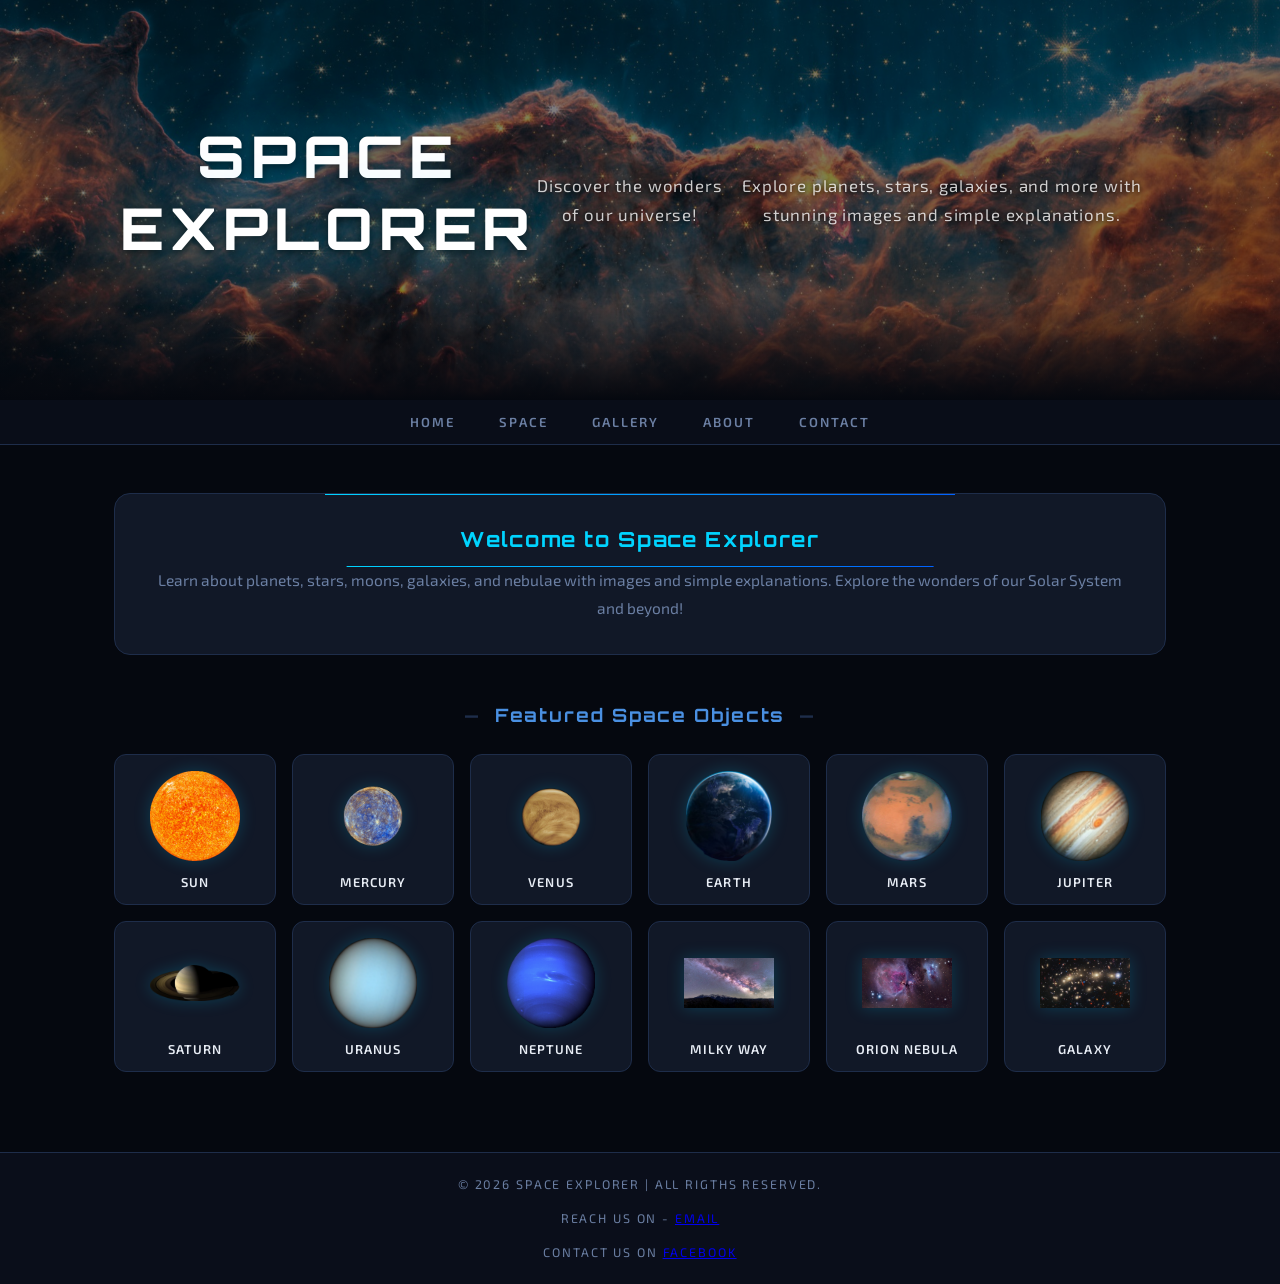
<file: index.html>
<!DOCTYPE html>
<html lang="en">
<head>
<meta charset="UTF-8">
<meta name="viewport" content="width=device-width, initial-scale=1.0">
<title>Space Explorer - Home</title>
<link rel="stylesheet" href="index.css">
</head>
<body>

  <div class="header" style="
    background-image: url('carinanebula3.jpg');
    background-size: cover;
    background-position: center;
    color: white;
    padding: 120px;
    background-color: rgba(0,0,0,0.5);
    background-blend-mode: darken; ">
    <h1 class="text" style="text-align: center;">Space Explorer</h1>
    <p class="text" style="text-align: center;">Discover the wonders of our universe!</p>
    <p class="text" style="text-align: center;">Explore planets, stars, galaxies, and more with stunning images and simple explanations.</p>
  </div>

<nav>
  <a href="index.html">Home</a>
  <a href="space.html">Space</a>
  <a href="gallery.html">Gallery</a>
  <a href="about.html">About</a>
  <a href="contact.html">Contact</a>
</nav>

<div class="content">
  <div class="panel">
    <h2>Welcome to Space Explorer</h2>
    <p class="panel">Learn about planets, stars, moons, galaxies, and nebulae with images and simple explanations. Explore the wonders of our Solar System and beyond!</p>
  </div>

  <h2 style="text-align:center; color:#4a90e2;">Featured Space Objects</h2>
  <div class="featured">
    <div class="card">
      <img src="sun-hd-png--1920.png" alt="Sun">
      <h3>Sun</h3>
    </div>
    <div class="card">
      <img src="mercury.png" alt="Mercury">
      <h3>Mercury</h3>
    </div>
    <div class="card">
      <img src="venus.png" alt="Venus">
      <h3>Venus</h3>
    </div>
    <div class="card">
      <img src="istockphoto-1457206081-612x612.png" alt="Earth">
      <h3>Earth</h3>
    </div>
    <div class="card">
      <img src="mars.png" alt="Mars">
      <h3>Mars</h3>
    </div>
    <div class="card">
      <img src="jupiter.png" alt="Jupiter">
      <h3>Jupiter</h3>
    </div>
    <div class="card">
      <img src="saturn.png" alt="Saturn">
      <h3>Saturn</h3>
    </div>
    <div class="card">
      <img src="uranus.png" alt="Uranus">
      <h3>Uranus</h3>
    </div>
    <div class="card">
      <img src="neptune.png" alt="Neptune">
      <h3>Neptune</h3>
    </div>
    <div class="card">
      <img src="milky-way.jpg" alt="Milky Way">
      <h3>Milky Way</h3>
    </div>
    <div class="card">
      <img src="645445.jpg" alt="Orion Nebula">
      <h3>Orion Nebula</h3>
    </div>
    <div class="card">
      <img src="VGtvK7hSsQRNvgvKAkLVgf.jpg" alt="Galaxy">
      <h3>Galaxy</h3>
    </div>
  </div>
</div>

<footer>
  <p>© 2026 Space Explorer | All Rigths Reserved.</p><br>
  <p>Reach Us on - 
  <a href="mailto:strivinggroup1@gmail.com">Email</a></p><br>
  <p>Contact Us on
  <a href="contact.html">Facebook</a></p>
</footer>
</body>
</html>
</file>
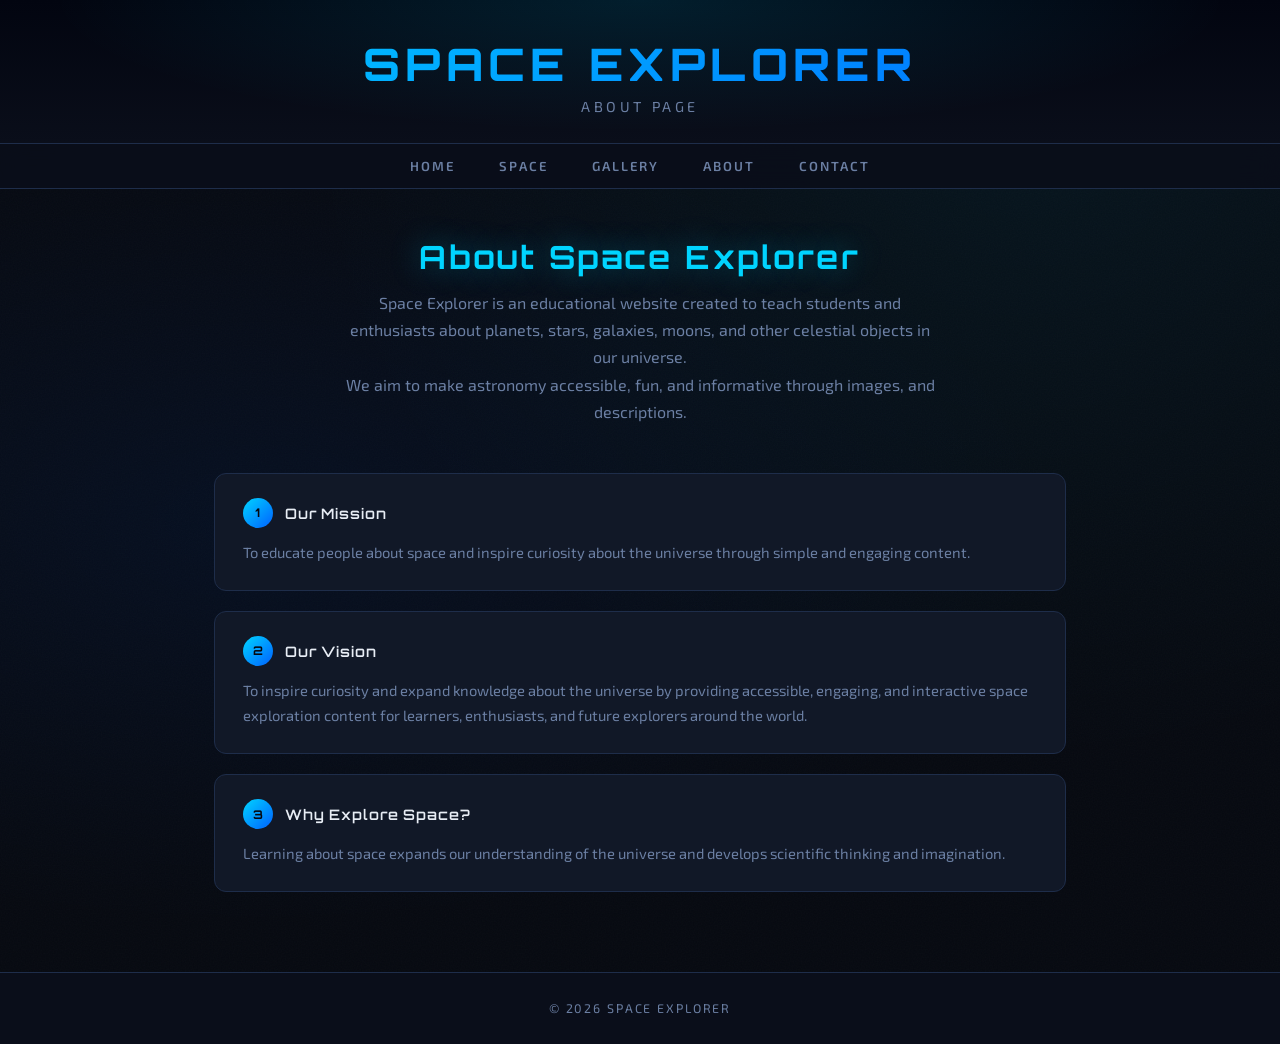
<file: about.html>
<!DOCTYPE html>
<html lang="en">
<head>
<meta charset="UTF-8">
<meta name="viewport" content="width=device-width, initial-scale=1.0">
<title>Space Explorer - About</title>

<link rel="stylesheet" href="style.css">
</head>

<body>

<header>
  <div class="header-content">
    <div class="logo">Space Explorer</div>
    <div class="tagline">About Page</div>
  </div>
</header>

<nav>
  <ul>
    <li><a href="index.html">Home</a></li>
    <li><a href="space.html">Space</a></li>
    <li><a href="gallery.html">Gallery</a></li>
    <li><a href="about.html">About</a></li>
    <li><a href="contact.html">Contact</a></li>
  </ul>
</nav>

<main>

  <div class="main-content">
    <h1>About Space Explorer</h1>
    <p>
      Space Explorer is an educational website created to teach students and enthusiasts about planets, stars, galaxies, moons, and other celestial objects in our universe.
    </p>
    <p>
      We aim to make astronomy accessible, fun, and informative through images, and descriptions.
    </p>
  </div>

  <div class="features">
    
    <div class="feature">
      <div class="feature-title">
        <div class="feature-icon">1</div>
        Our Mission
      </div>
      <div class="feature-description">
        To educate people about space and inspire curiosity about the universe through simple and engaging content.
      </div>
    </div>
    
    <div class="feature">
      <div class="feature-title">
        <div class="feature-icon">2</div>
        Our Vision
      </div>
      <div class="feature-description">
       To inspire curiosity and expand knowledge about the universe by providing accessible, engaging, and interactive space exploration content for learners, enthusiasts, and future explorers around the world.
      </div>
    </div>

    <div class="feature">
      <div class="feature-title">
        <div class="feature-icon">3</div>
        Why Explore Space?
      </div>
      <div class="feature-description">
        Learning about space expands our understanding of the universe and develops scientific thinking and imagination.
      </div>
    </div>

  </div>

</main>

<footer>
  <div class="footer-content">
    <div class="footer-divider">
      <div class="copyright">© 2026 Space Explorer</div>
    </div>
  </div>
</footer>

</body>
</html>
</file>
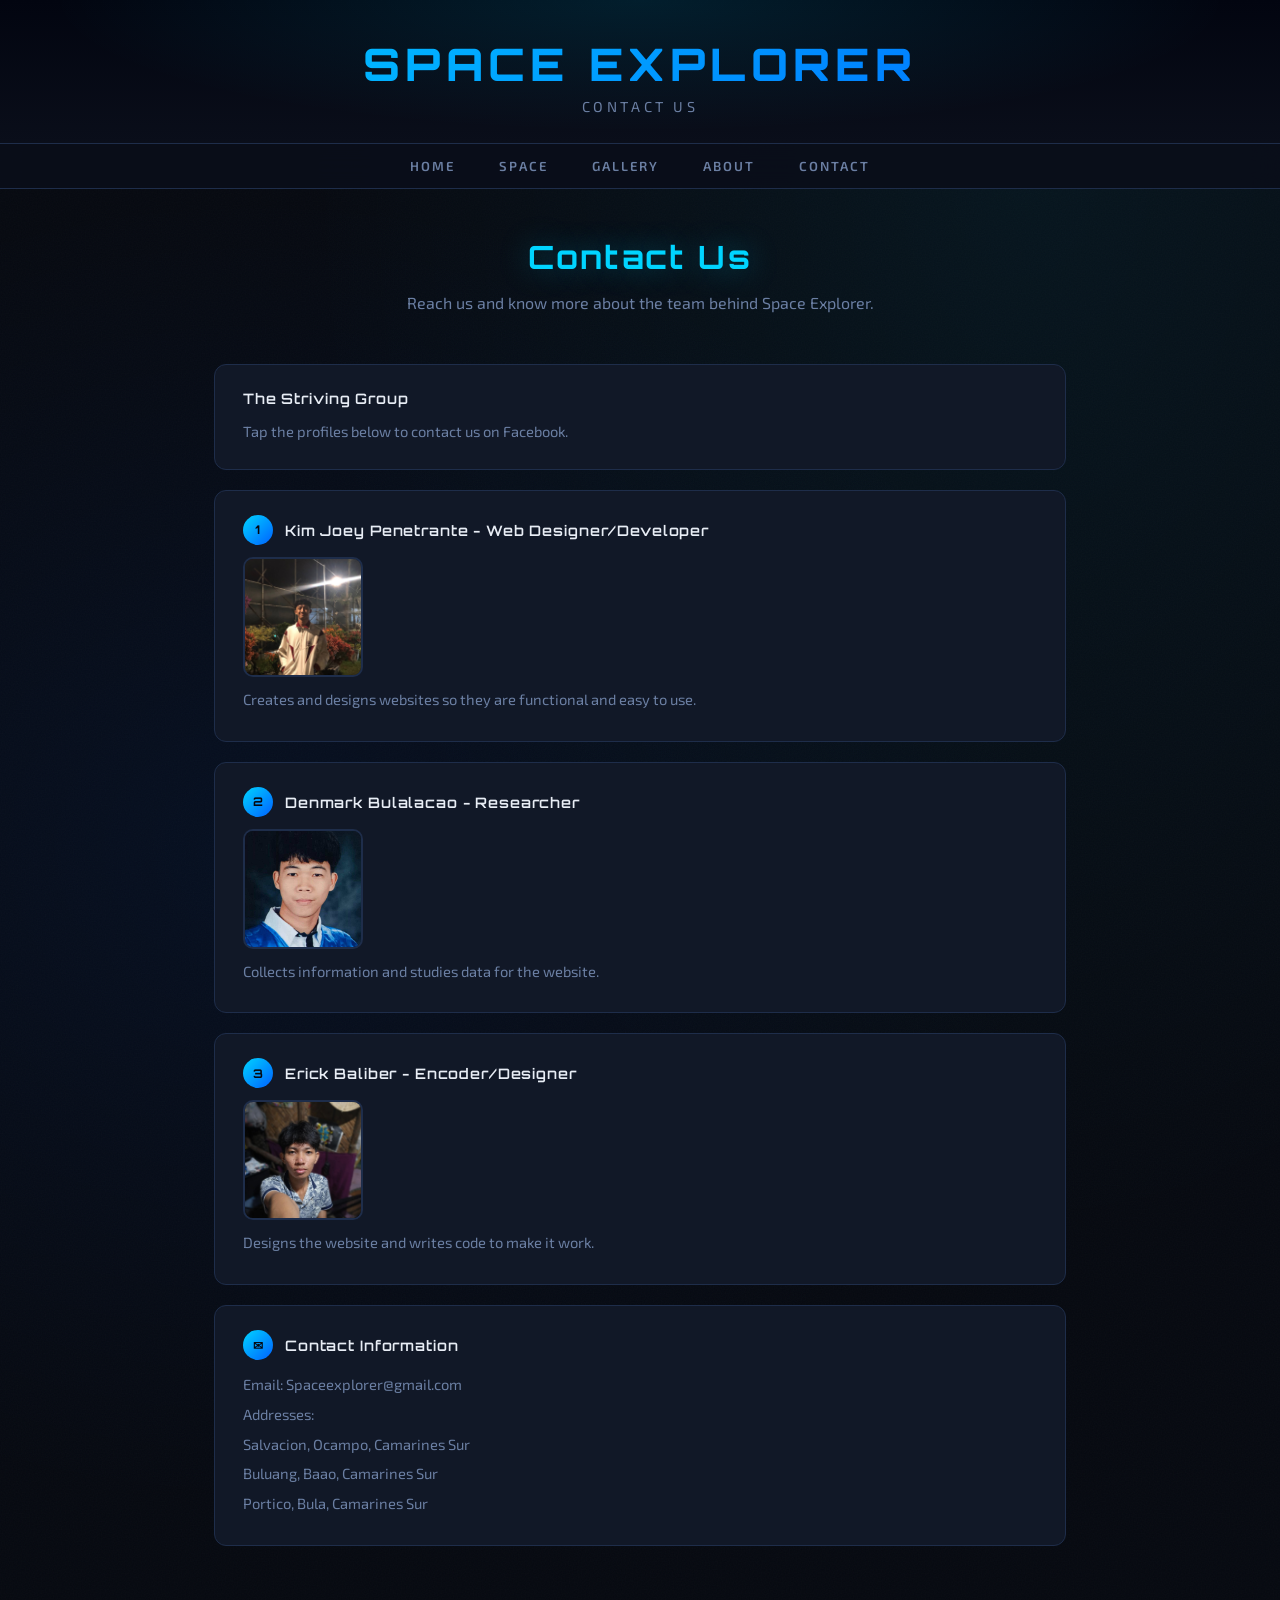
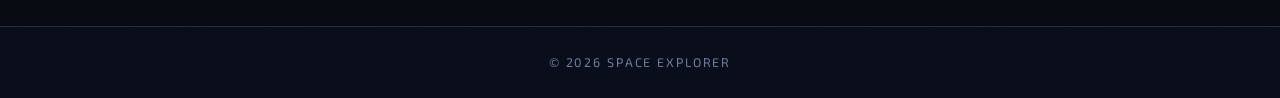
<file: contact.html>
<!DOCTYPE html>
<html lang="en">
<head>
<meta charset="UTF-8">
<meta name="viewport" content="width=device-width, initial-scale=1.0">
<title>Space Explorer - Contact</title>
<link rel="stylesheet" href="style.css">
</head>

<body>

<header>
  <div class="header-content">
    <div class="logo">Space Explorer</div>
    <div class="tagline">Contact Us</div>
  </div>
</header>

<nav>
  <ul>
    <li><a href="index.html">Home</a></li>
    <li><a href="space.html">Space</a></li>
    <li><a href="gallery.html">Gallery</a></li>
    <li><a href="about.html">About</a></li>
    <li><a href="contact.html">Contact</a></li>
  </ul>
</nav>

<main>

  <div class="main-content">
    <h1>Contact Us</h1>
    <p>Reach us and know more about the team behind Space Explorer.</p>
  </div>

  <div class="features">

    <div class="feature">
      <div class="feature-title">
           The Striving Group
      </div>
      <div class="feature-description">
        Tap the profiles below to contact us on Facebook.
      </div>
    </div>


    <div class="feature">
      <div class="feature-title">
        <div class="feature-icon">1</div>
        Kim Joey Penetrante - Web Designer/Developer
      </div>
      <div class="feature-description">
        <a href="https://www.facebook.com/kem.jowi.17" target="_blank">
          <img src="IMG_20260216_210520_665.jpg" width="120" style="border-radius:10px;">
        </a>
        <p>Creates and designs websites so they are functional and easy to use.</p>
      </div>
    </div>


    <div class="feature">
      <div class="feature-title">
        <div class="feature-icon">2</div>
        Denmark Bulalacao - Researcher
      </div>
      <div class="feature-description">
        <a href="https://www.facebook.com/mark.gregorios" target="_blank">
          <img src="received_1301540161828523.jpeg" width="120" style="border-radius:10px;">
        </a>
        <p>Collects information and studies data for the website.</p>
      </div>
    </div>

 
    <div class="feature">
      <div class="feature-title">
        <div class="feature-icon">3</div>
        Erick Baliber - Encoder/Designer
      </div>
      <div class="feature-description">
        <a href="https://www.facebook.com/BaliberErick" target="_blank">
          <img src="erick.jpeg" width="120" style="border-radius:10px;">
        </a>
        <p>Designs the website and writes code to make it work.</p>
      </div>
    </div>


    <div class="feature">
      <div class="feature-title">
        <div class="feature-icon">✉</div>
        Contact Information
      </div>
      <div class="feature-description">
        <p>Email: Spaceexplorer@gmail.com</p>
        <p>Addresses:</p>
        <p>Salvacion, Ocampo, Camarines Sur</p>
        <p>Buluang, Baao, Camarines Sur</p>
        <p>Portico, Bula, Camarines Sur</p>
      </div>
    </div>

  </div>

</main>

<footer>
  <div class="footer-content">
    <div class="footer-divider">
      <div class="copyright">© 2026 Space Explorer</div>
    </div>
  </div>
</footer>

</body>
</html>
</file>
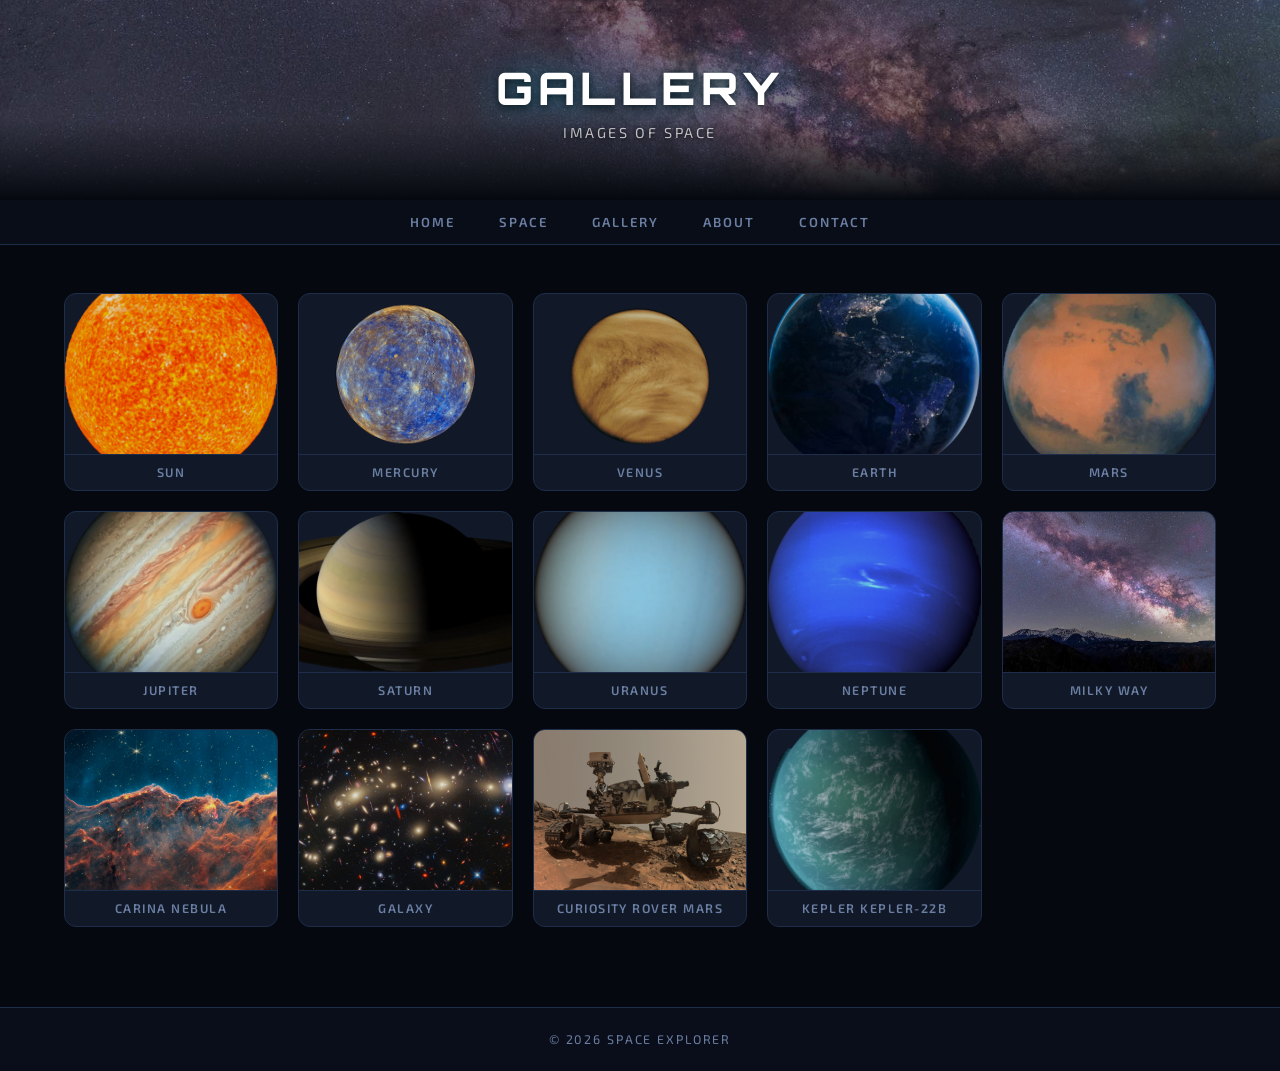
<file: gallery.html>
<!DOCTYPE html>
<html lang="en">
<head>
<meta charset="UTF-8">
<meta name="viewport" content="width=device-width, initial-scale=1.0">
<title>Space Explorer - Gallery</title>
<link rel="stylesheet" href="gallery.css">
</head>
<body>

<div class="header" style="
    background-image: url('milky-way.jpg');
    background-size: cover;
    background-position: center;
    color: white;
    padding: 20px;
    background-color: rgba(0,0,0,0.5);
    background-blend-mode: darken; ">
    <h1 class="text" style="text-align: center;">Gallery</h1>
    <p class="text" style="text-align: center;">Images of Space</p>
  </div>

<nav>
  <a href="index.html">Home</a>
  <a href="space.html">Space</a>
  <a href="gallery.html">Gallery</a>
  <a href="about.html">About</a>
  <a href="contact.html">Contact</a>
</nav>

<div class="content">
  <div class="gallery">
    <div class="card">
      <img src="sun-hd-png--1920.png" alt="Sun">
      <p>Sun</p>
    </div>
    <div class="card">
      <img src="mercury.png" alt="Mercury">
      <p>Mercury</p>
    </div>
    <div class="card">
      <img src="venus.png" alt="Venus">
      <p>Venus</p>
    </div>
    <div class="card">
      <img src="istockphoto-1457206081-612x612.png" alt="Earth">
      <p>Earth</p>
    </div>
    <div class="card">
      <img src="mars.png" alt="Mars">
      <p>Mars</p>
    </div>
    <div class="card">
      <img src="jupiter.png" alt="Jupiter">
      <p>Jupiter</p>
    </div>
    <div class="card">
      <img src="saturn.png" alt="Saturn">
      <p>Saturn</p>
    </div>
    <div class="card">
      <img src="uranus.png" alt="Uranus">
      <p>Uranus</p>
    </div>
    <div class="card">
      <img src="neptune.png" alt="Neptune">
      <p>Neptune</p>
    </div>
    <div class="card">
      <img src="milky-way.jpg" alt="Milky Way">
      <p>Milky Way</p>
    </div>
    <div class="card">
      <img src="carinanebula3.jpg" alt="carinanebula3">
      <p>Carina Nebula</p>
    </div>
    <div class="card">
      <img src="VGtvK7hSsQRNvgvKAkLVgf.jpg" alt="Galaxy">
      <p>Galaxy</p>
    </div>
    <div class="card">
      <img src="6037_msl_banner.jpg" alt="6037_msl_banner">
      <p>Curiosity Rover Mars</p>
    </div>
    <div class="card">
      <img src="Kepler22b_risajord.png" alt="Kepler22b_risajord">
      <p>Kepler Kepler-22b</p>
    </div>
  </div>
</div>

<footer>
  <p>© 2026 Space Explorer</p>
</footer>

</body>
</html>
</file>
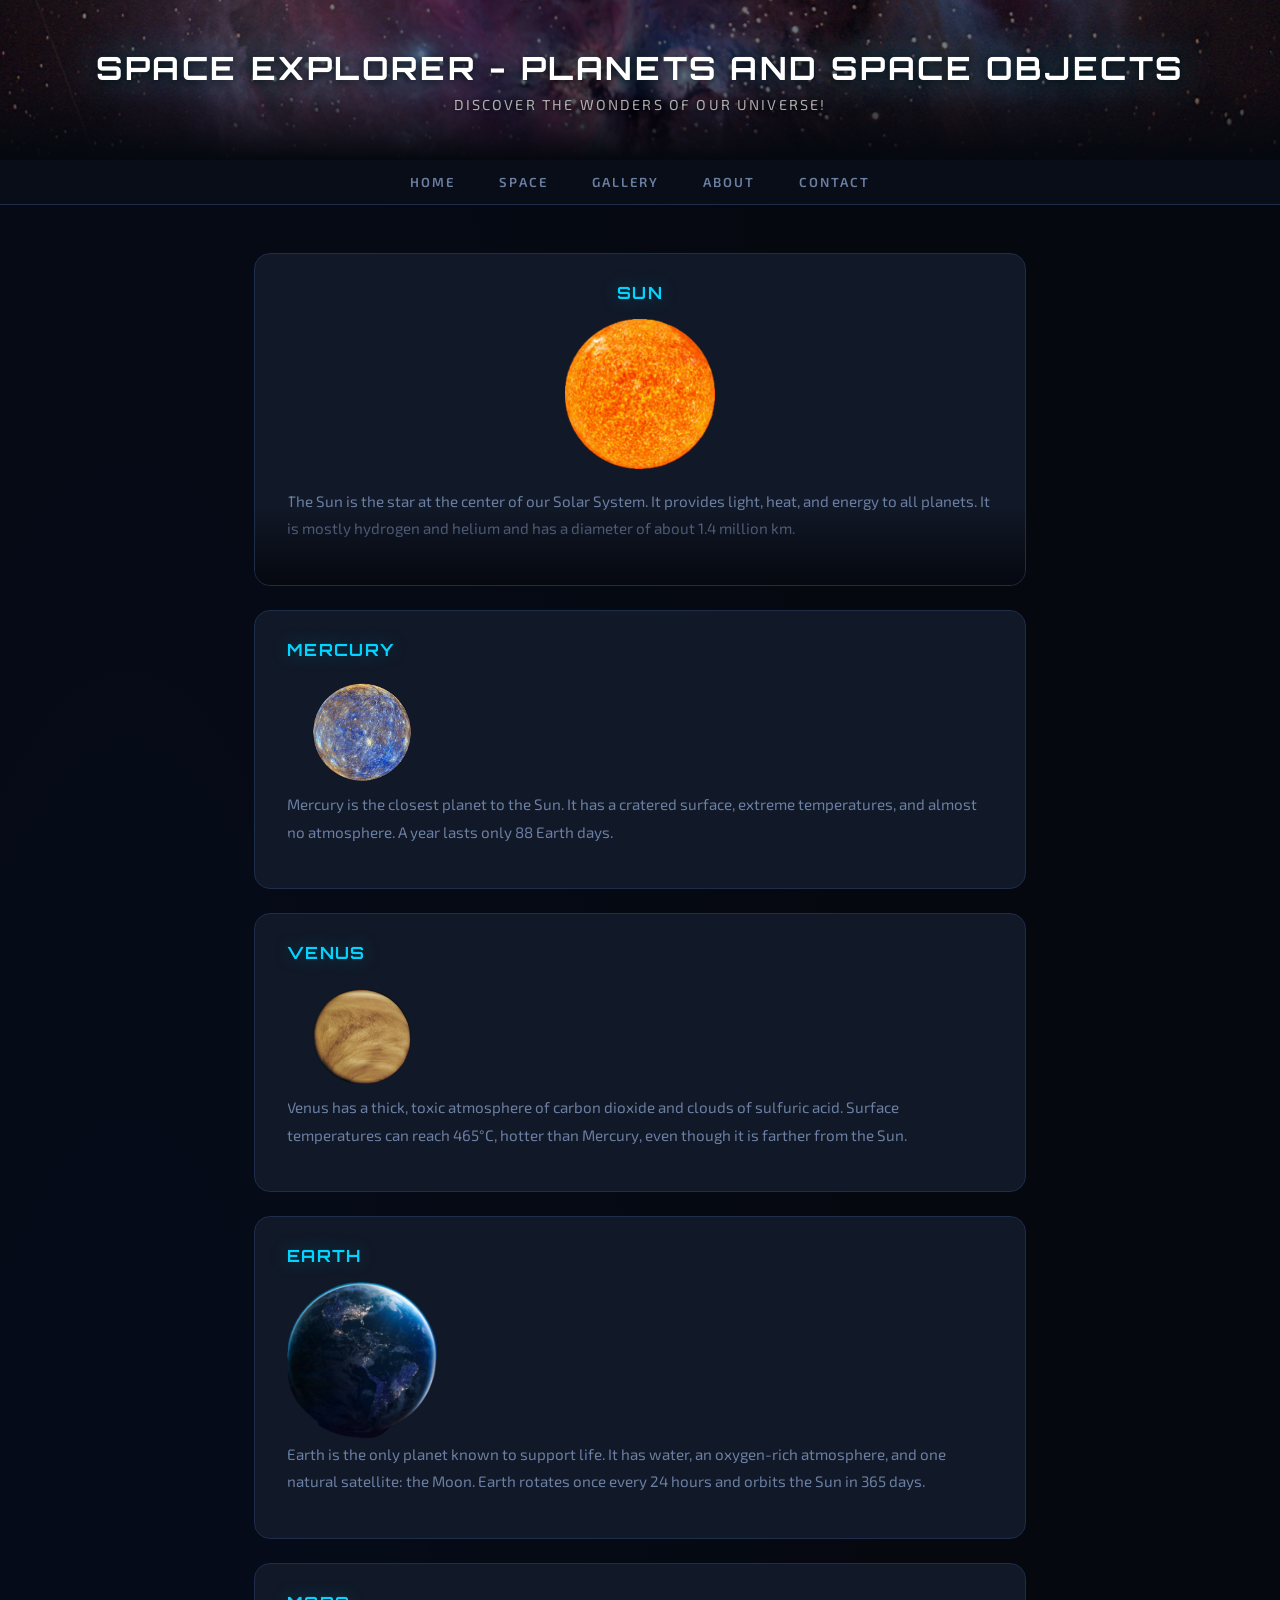
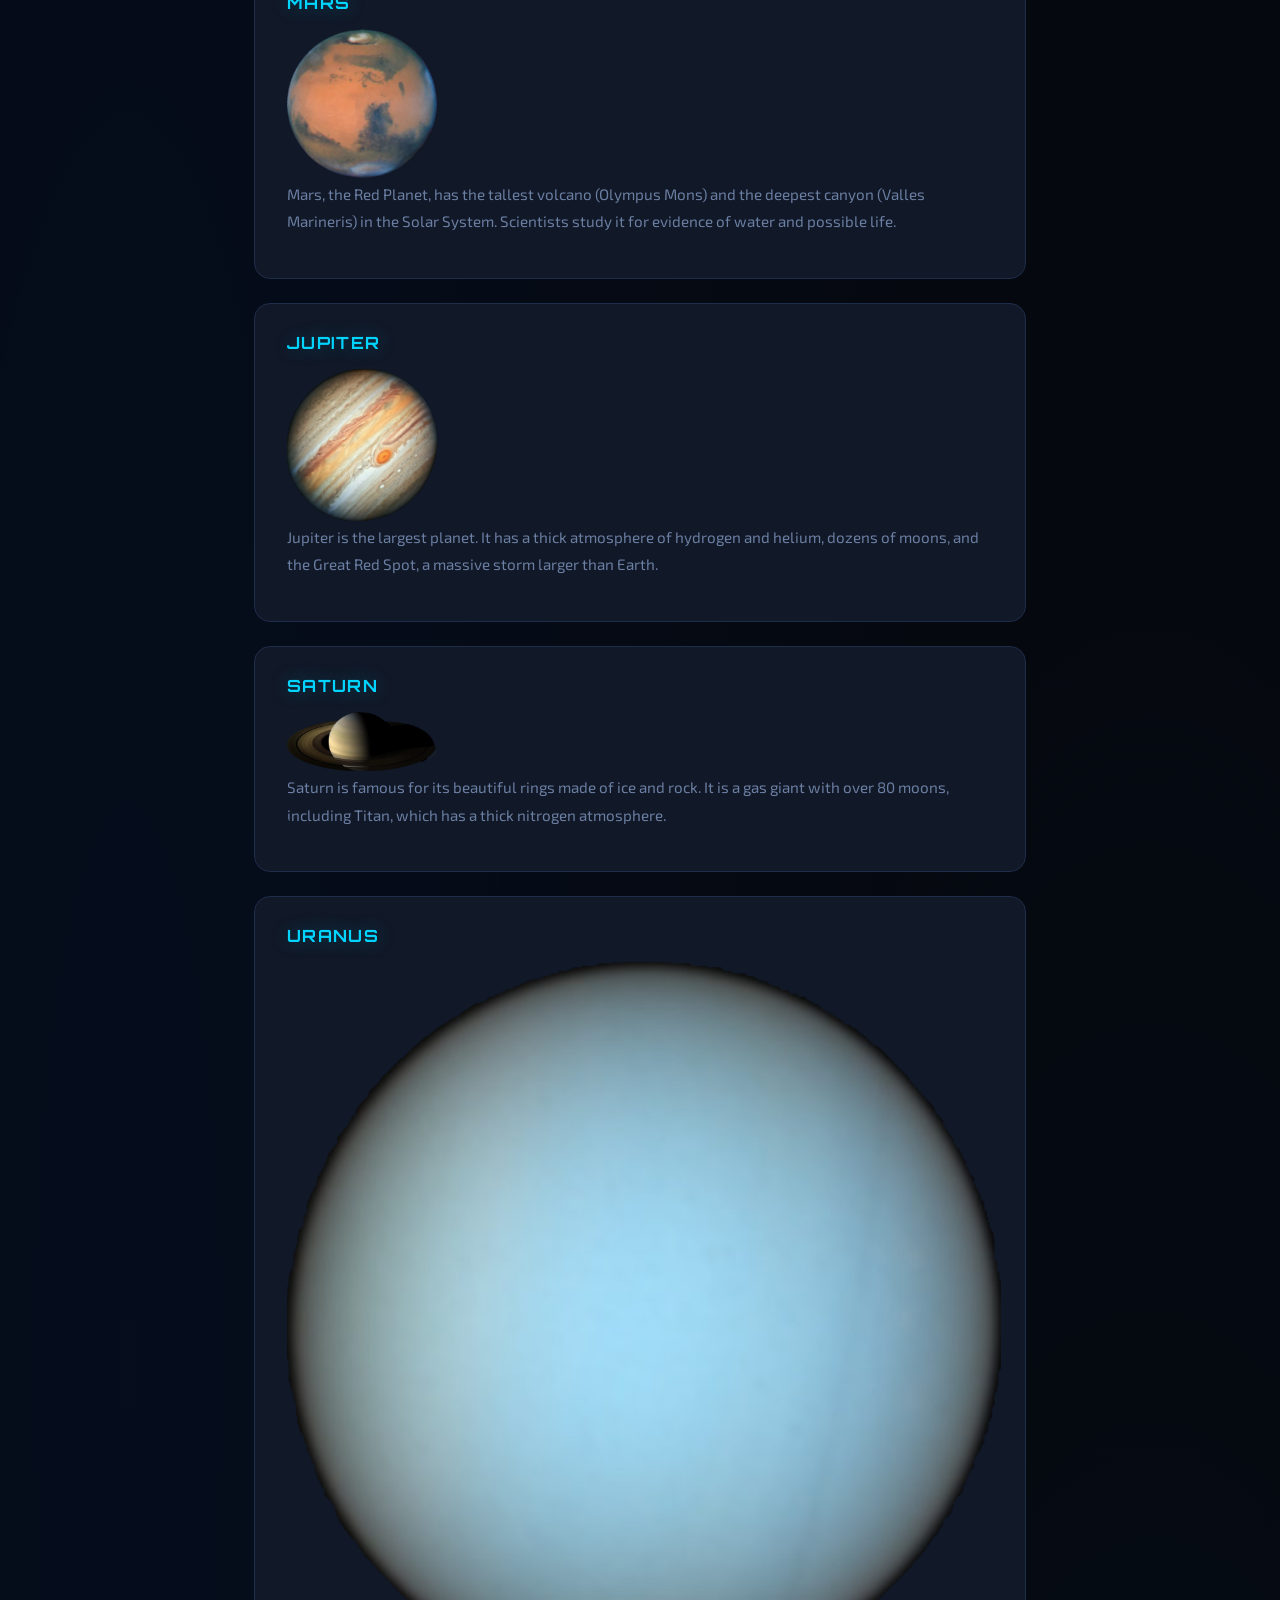
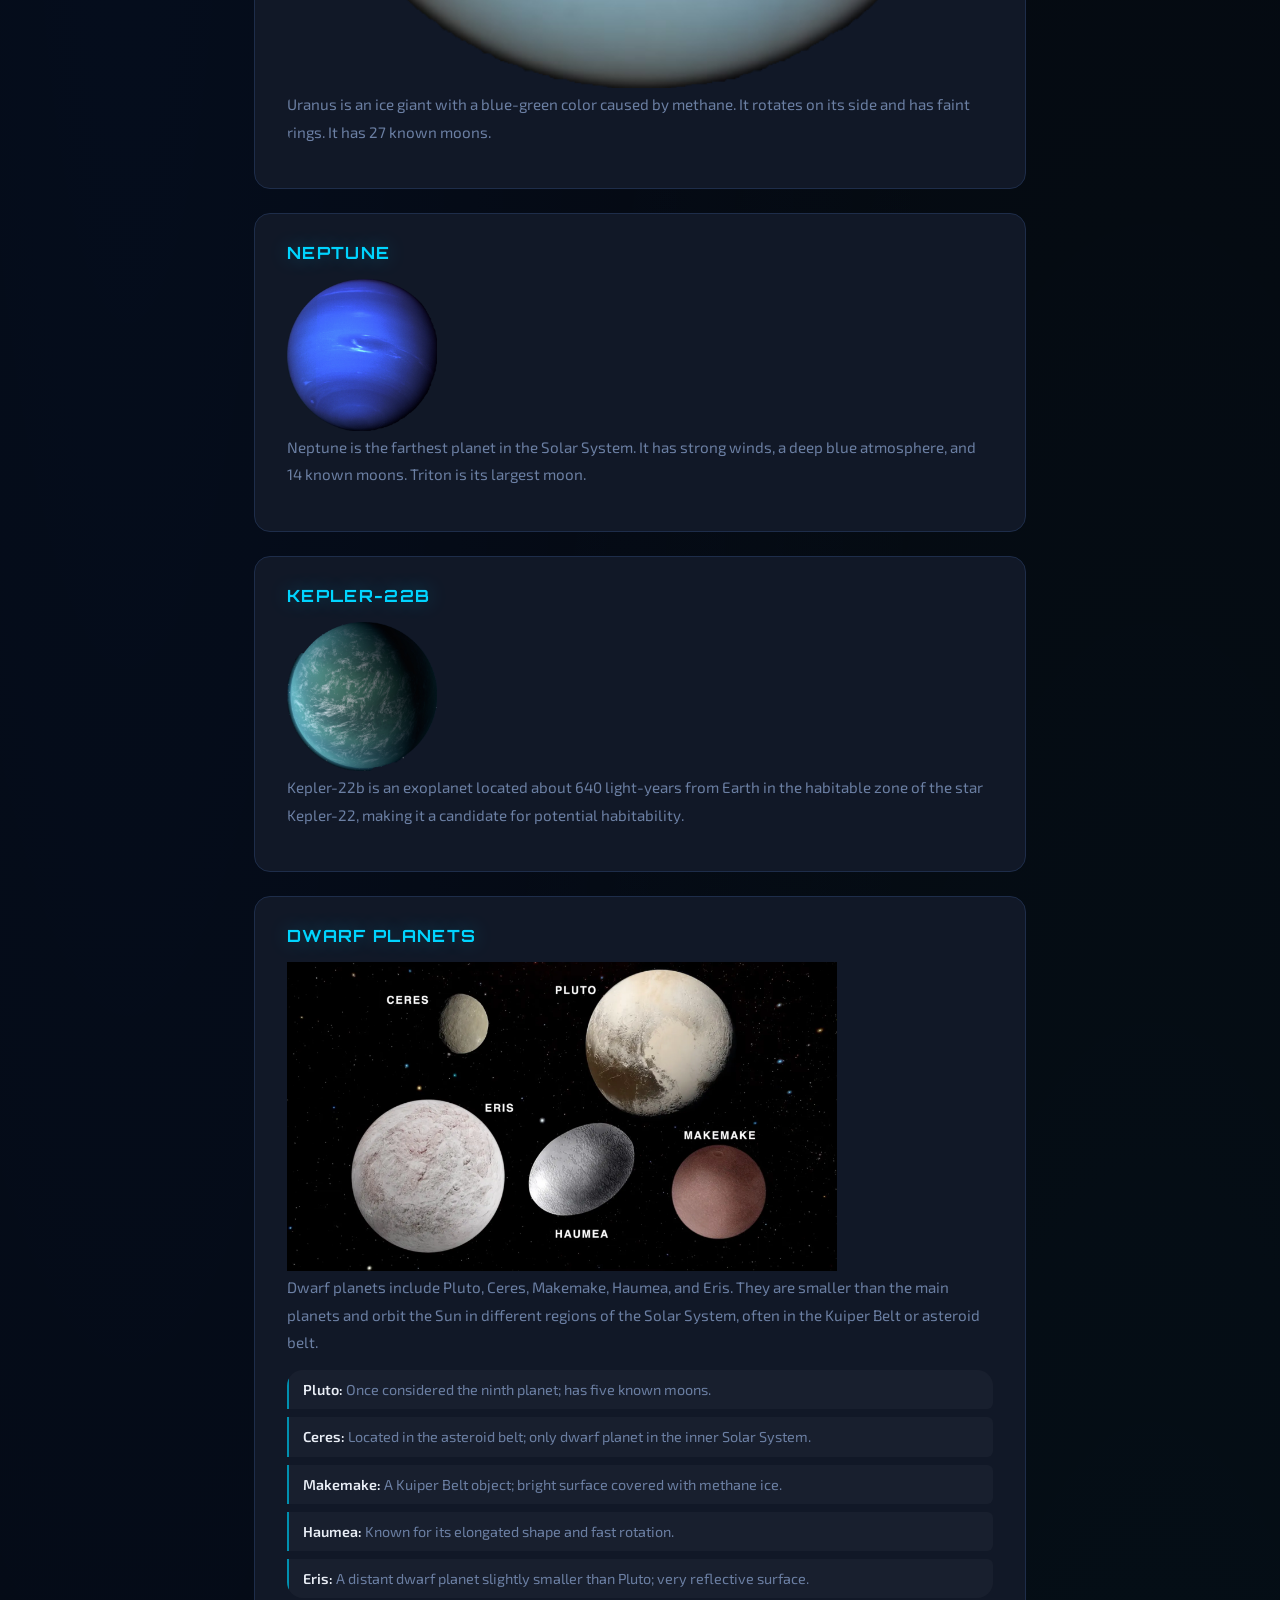
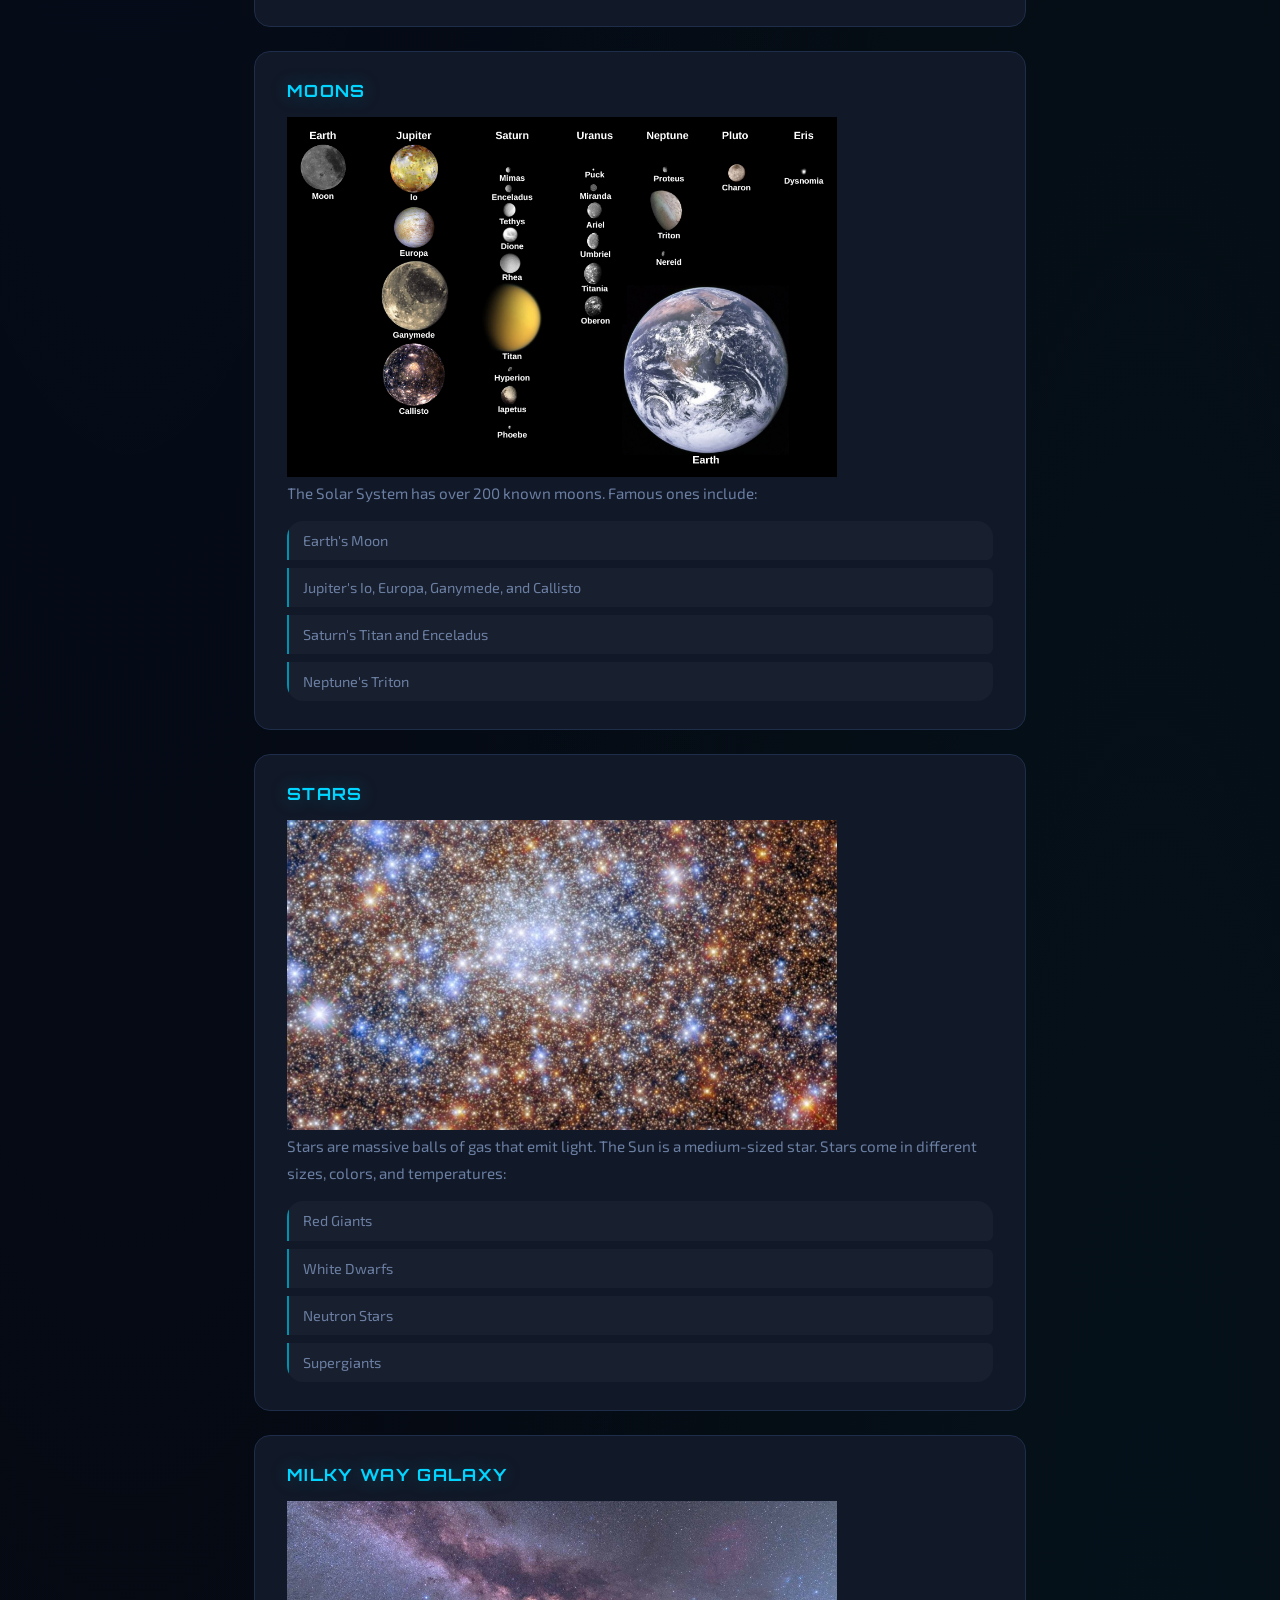
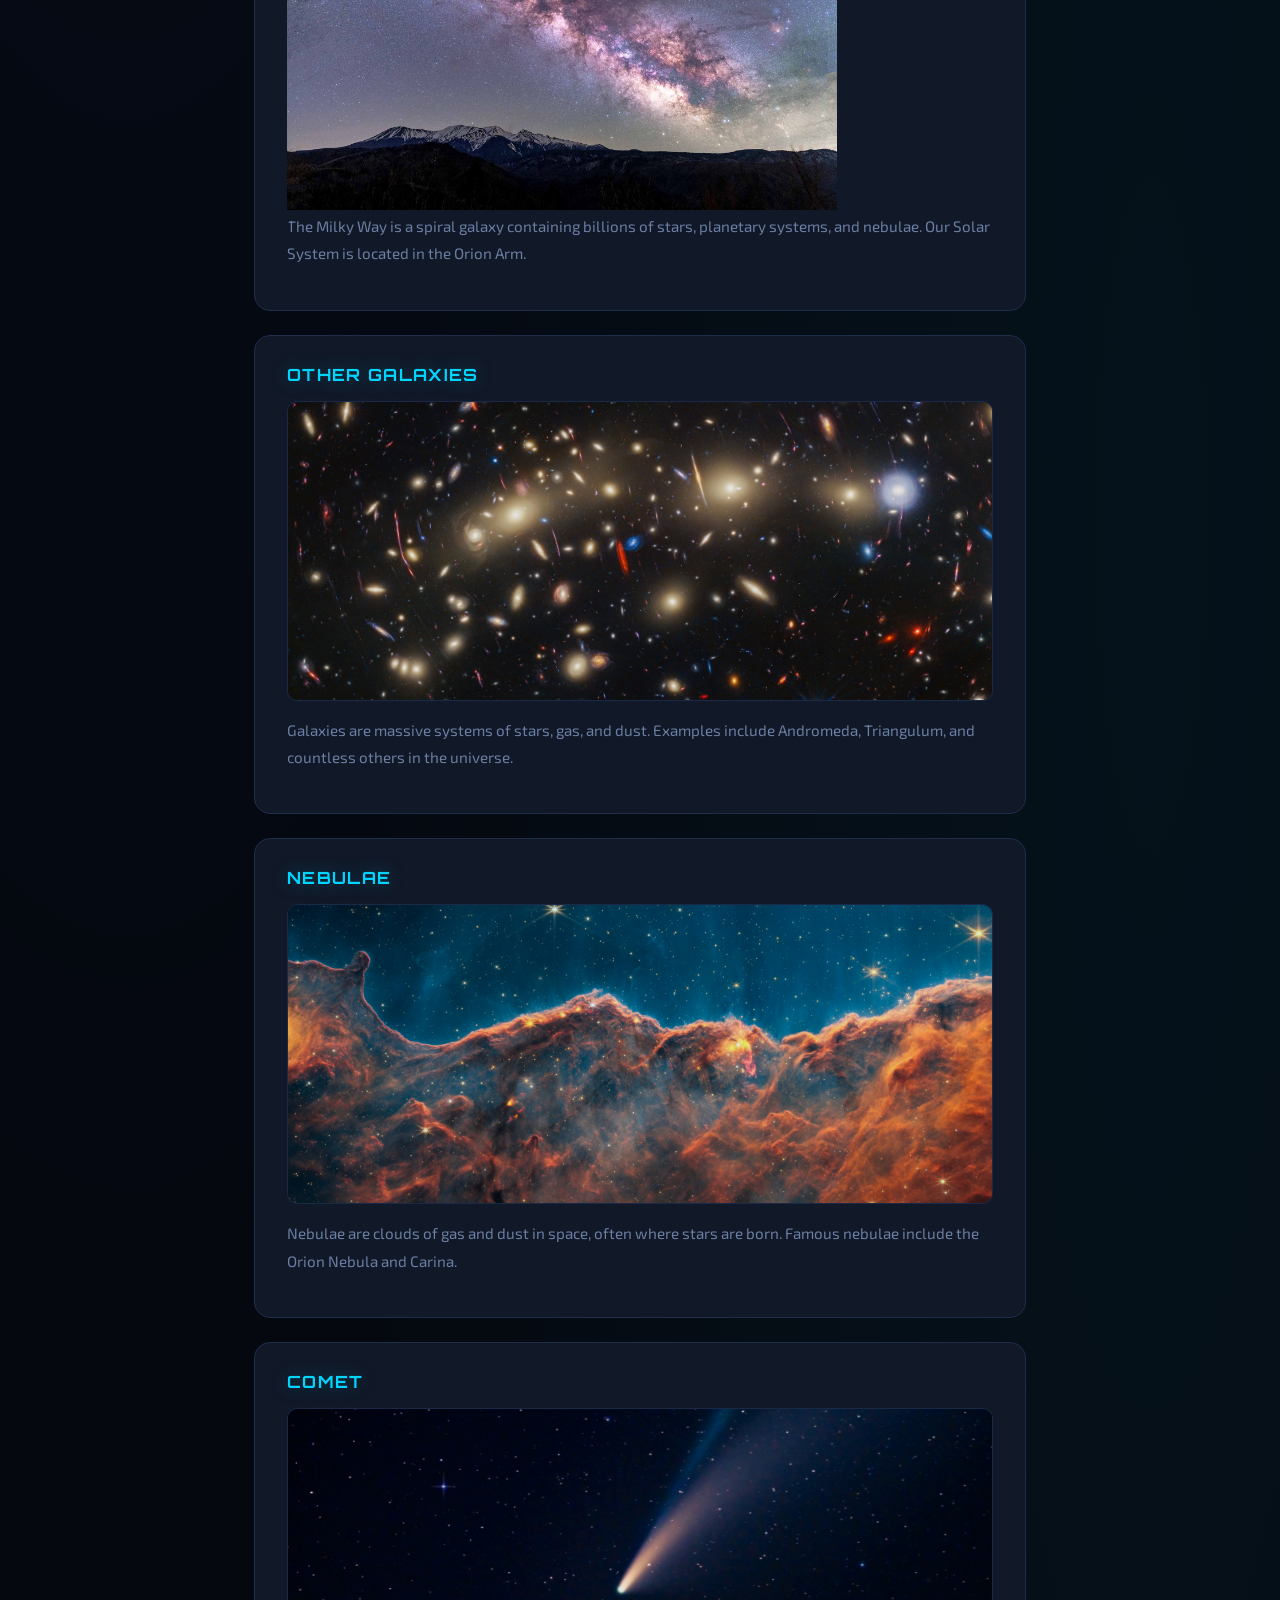
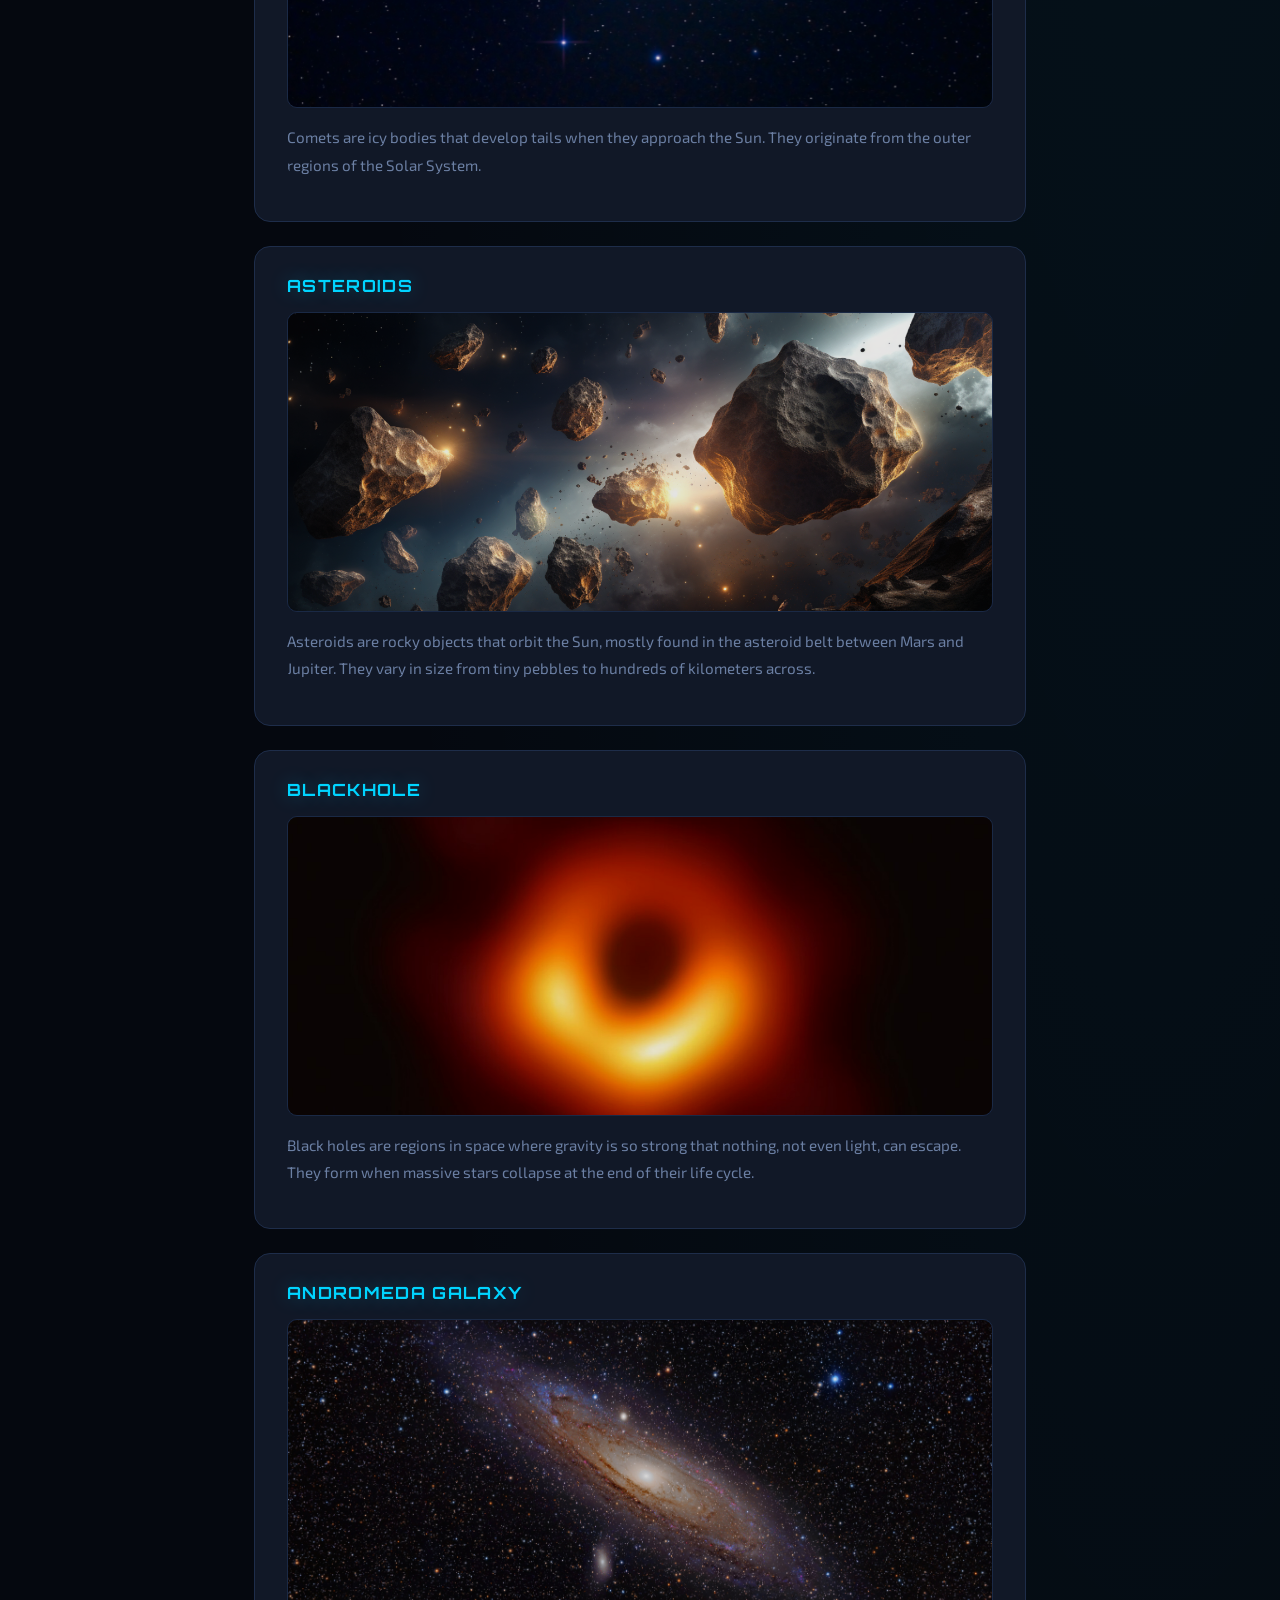
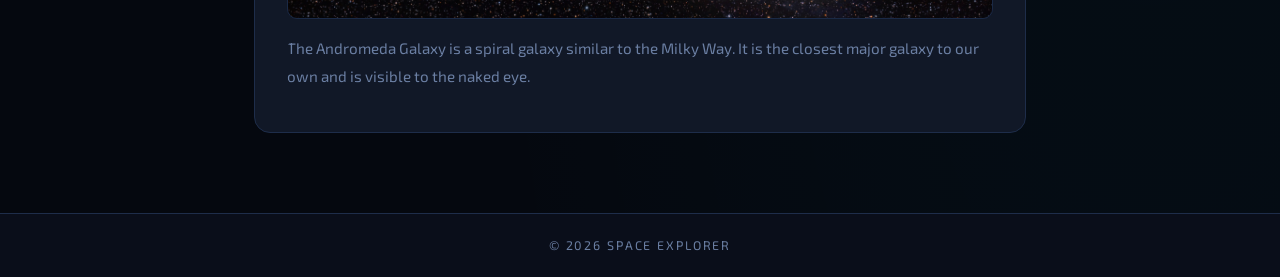
<file: space.html>
<!DOCTYPE html>
<html lang="en">
<head>
<meta charset="UTF-8">
<meta name="viewport" content="width=device-width, initial-scale=1.0">
<title>Space Explorer - Planets</title>
<link rel="stylesheet" href="space.css">
</head>
<body>
<div style="
    background-image: url('645445.jpg');
    background-size: cover;
    background-position: center;
    color: white;
    padding: 20px;
    background-color: rgba(0,0,0,0.5);
    background-blend-mode: darken; ">
    <h1 class="text" style="text-align: center;">Space Explorer - Planets and Space Objects</h1>
    <p class="text" style="text-align: center;">Discover the wonders of our universe!</p>
  </div>

<nav>
  <a href="index.html">Home</a>
  <a href="space.html">Space</a>
  <a href="gallery.html">Gallery</a>
  <a href="about.html">About</a>
  <a href="contact.html">Contact</a>
</nav>

<div class="content">

<div class="panel">
  <h2>Sun</h2>
  <img src="sun-hd-png--1920.png" alt="Sun" style="width: 150px; heigth: 150px; "><br>
  <p class="panel">The Sun is the star at the center of our Solar System. It provides light, heat, and energy to all planets. It is mostly hydrogen and helium and has a diameter of about 1.4 million km.</p>
</div>

<div class="panel">
  <h2>Mercury</h2>
  <img src="mercury.png" alt="Mercury" style="width: 150px; heigth: 150px; "><br>
  <p class="panel">Mercury is the closest planet to the Sun. It has a cratered surface, extreme temperatures, and almost no atmosphere. A year lasts only 88 Earth days.</p>
</div>

<div class="panel">
  <h2>Venus</h2>
  <img src="venus.png" alt="Venus" style="width: 150px; heigth: 150px; "><br>
  <p class="panel">Venus has a thick, toxic atmosphere of carbon dioxide and clouds of sulfuric acid. Surface temperatures can reach 465°C, hotter than Mercury, even though it is farther from the Sun.</p>
</div>

<div class="panel">
  <h2>Earth</h2>
  <img src="istockphoto-1457206081-612x612.png" alt="Earth" width="150px; heigth: 150px; "><br>
  <p class="panel">Earth is the only planet known to support life. It has water, an oxygen-rich atmosphere, and one natural satellite: the Moon. Earth rotates once every 24 hours and orbits the Sun in 365 days.</p>
</div>

<div class="panel">
  <h2>Mars</h2>
  <img src="mars.png" alt="Mars" style="width: 150px; heigth: 150px; "><br>
  <p class="panel">Mars, the Red Planet, has the tallest volcano (Olympus Mons) and the deepest canyon (Valles Marineris) in the Solar System. Scientists study it for evidence of water and possible life.</p>
</div>

<div class="panel">
  <h2>Jupiter</h2>
  <img src="jupiter.png" alt="Jupiter" style="width: 150px; heigth: 150px; "><br>
  <p class="panel">Jupiter is the largest planet. It has a thick atmosphere of hydrogen and helium, dozens of moons, and the Great Red Spot, a massive storm larger than Earth.</p>
</div>

<div class="panel">
  <h2>Saturn</h2>
  <img src="saturn.png" alt="Saturn" style="width: 150px; heigth: 150px; "><br>
  <p class="panel">Saturn is famous for its beautiful rings made of ice and rock. It is a gas giant with over 80 moons, including Titan, which has a thick nitrogen atmosphere.</p>
</div>

<div class="panel">
  <h2>Uranus</h2>
  <img src="uranus.png" alt="Uranus" style="width: 150px heigth: 150px; "><br>
  <p class="panel">Uranus is an ice giant with a blue-green color caused by methane. It rotates on its side and has faint rings. It has 27 known moons.</p>
</div>

<div class="panel">
  <h2>Neptune</h2>
  <img src="neptune.png" alt="Neptune" style="width: 150px; heigth: 150; "><br>
  <p class="panel">Neptune is the farthest planet in the Solar System. It has strong winds, a deep blue atmosphere, and 14 known moons. Triton is its largest moon.</p>
</div>

<div class="panel">
  <h2>Kepler-22b</h2>
  <img src="Kepler22b_risajord.png" alt="Kepler-22b" style="width: 150px; heigth: 150px; "><br>
  <p class="panel">Kepler-22b is an exoplanet located about 640 light-years from Earth in the habitable zone of the star Kepler-22, making it a candidate for potential habitability.</p>
</div>

<div class="panel">
  <h2>Dwarf Planets</h2>
  <img src="dwarf-planets.webp" alt="Pluto" style="width: 550px; heigth: 550px; "><br>
  <p class="panel">Dwarf planets include Pluto, Ceres, Makemake, Haumea, and Eris. They are smaller than the main planets and orbit the Sun in different regions of the Solar System, often in the Kuiper Belt or asteroid belt.</p>
  <ul class="panel">
    <li><strong>Pluto:</strong> Once considered the ninth planet; has five known moons.</li>
    <li><strong>Ceres:</strong> Located in the asteroid belt; only dwarf planet in the inner Solar System.</li>
    <li><strong>Makemake:</strong> A Kuiper Belt object; bright surface covered with methane ice.</li>
    <li><strong>Haumea:</strong> Known for its elongated shape and fast rotation.</li>
    <li><strong>Eris:</strong> A distant dwarf planet slightly smaller than Pluto; very reflective surface.</li>
  </ul>
</div>

<div class="panel">
  <h2>Moons</h2>
  <img src="OSC_Astro_12_01_SelectMoon.jpg" alt="Moons" style="width: 550px; heigth: 550px; "><br>
  <p class="panel">The Solar System has over 200 known moons. Famous ones include:</p>
  <ul class="panel">
    <li>Earth's Moon</li>
    <li>Jupiter's Io, Europa, Ganymede, and Callisto</li>
    <li>Saturn's Titan and Enceladus</li>
    <li>Neptune's Triton</li>
  </ul>
</div>

<div class="panel">
  <h2>Stars</h2>
  <img src="Colourful_Star_Cluster-1024x591.jpg" alt="Stars" style="width: 550px; heigth: 550px; "><br>
  <p class="panel">Stars are massive balls of gas that emit light. The Sun is a medium-sized star. Stars come in different sizes, colors, and temperatures:</p>
  <ul class="panel">
    <li>Red Giants</li>
    <li>White Dwarfs</li>
    <li>Neutron Stars</li>
    <li>Supergiants</li>
  </ul>
</div>

<div class="panel">
  <h2>Milky Way Galaxy</h2>
  <img src="milky-way.jpg" alt="Milky Way" style="width: 550px; heigth: 550px; "><br>
  <p class="panel">The Milky Way is a spiral galaxy containing billions of stars, planetary systems, and nebulae. Our Solar System is located in the Orion Arm.</p>
</div>

<div class="panel">
  <h2>Other Galaxies</h2>
  <img class="panel" src="VGtvK7hSsQRNvgvKAkLVgf.jpg" alt="Galaxy">
  <p class="panel">Galaxies are massive systems of stars, gas, and dust. Examples include Andromeda, Triangulum, and countless others in the universe.</p>
</div>

<div class="panel">
  <h2>Nebulae</h2>
  <img class="panel" src="carinanebula3.jpg" alt="Orion Nebula">
  <p class="panel">Nebulae are clouds of gas and dust in space, often where stars are born. Famous nebulae include the Orion Nebula and Carina.</p>
</div>

<div class="panel">
  <h2>Comet</h2>
  <img class="panel" src="qv8l1jhi-comet-from-dubai-800x600.png" alt="Comet">
  <p class="panel">Comets are icy bodies that develop tails when they approach the Sun. They originate from the outer regions of the Solar System.</p>
</div>

<div class="panel">
  <h2>Asteroids</h2>
  <img class="panel" src="Asteroids4.png" alt="Asteroid Belt">
  <p class="panel">Asteroids are rocky objects that orbit the Sun, mostly found in the asteroid belt between Mars and Jupiter. They vary in size from tiny pebbles to hundreds of kilometers across.</p>
</div>

<div class="panel">
  <h2>Blackhole</h2>
  <img class="panel" src="Black_hole_-_Messier_87_crop_max_res.jpg" alt="Black Hole">
  <p class="panel">Black holes are regions in space where gravity is so strong that nothing, not even light, can escape. They form when massive stars collapse at the end of their life cycle.</p>
</div>

<div class="panel">
  <h2>Andromeda Galaxy</h2>
  <img class="panel" src="Andromeda_Galaxy_(with_h-alpha).jpg" alt="Andromeda Galaxy">
  <p class="panel">The Andromeda Galaxy is a spiral galaxy similar to the Milky Way. It is the closest major galaxy to our own and is visible to the naked eye.</p>
</div>



</div>

<footer>
  <p>© 2026 Space Explorer</p>
</footer>

</body>
</html>
</file>
<file: index.css>
@import url('https://fonts.googleapis.com/css2?family=Orbitron:wght@400;600;800&family=Exo+2:wght@300;400;500;600&display=swap');


*, *::before, *::after { box-sizing: border-box; margin: 0; padding: 0; }

:root {
  --space-black:  #05080f;
  --space-deep:   #0a0e1a;
  --space-mid:    #0d1426;
  --space-card:   #111827;
  --space-border: #1e2d4a;
  --cyan:         #00d4ff;
  --cyan-dim:     #0090b0;
  --gold:         #f5a623;
  --text-primary: #e8edf5;
  --text-muted:   #6b7fa3;
  --gradient-h:   linear-gradient(135deg, #00d4ff 0%, #0061ff 100%);
}

html { scroll-behavior: smooth; }

body {
  font-family: 'Exo 2', sans-serif;
  background-color: var(--space-black);
  color: var(--text-primary);
  min-height: 100vh;
}


.header {
  position: relative;
  min-height: 380px;
  display: flex;
  align-items: center;
  justify-content: center;
  overflow: hidden;
}

.header::after {
  content: '';
  position: absolute;
  bottom: 0; left: 0; right: 0;
  height: 100px;
  background: linear-gradient(to top, var(--space-black), transparent);
}

.header h1 {
  font-family: 'Orbitron', sans-serif;
  font-size: clamp(2rem, 6vw, 3.6rem);
  font-weight: 800;
  letter-spacing: 0.1em;
  text-transform: uppercase;
  text-shadow: 0 0 60px rgba(0,212,255,0.5), 0 2px 8px rgba(0,0,0,0.8);
  margin-bottom: 16px;
  animation: fadeDown 0.8s ease both;
}

.header p {
  font-size: clamp(0.85rem, 2.5vw, 1.05rem);
  color: rgba(255,255,255,0.78);
  letter-spacing: 0.05em;
  line-height: 1.7;
  animation: fadeDown 0.9s ease both;
  animation-delay: 0.1s;
  text-shadow: 0 1px 4px rgba(0,0,0,0.9);
}

.text { position: relative; z-index: 1; }

@keyframes fadeDown {
  from { opacity: 0; transform: translateY(-18px); }
  to   { opacity: 1; transform: translateY(0); }
}


nav {
  background: rgba(10, 14, 26, 0.96);
  border-bottom: 1px solid var(--space-border);
  position: sticky;
  top: 0;
  z-index: 100;
  backdrop-filter: blur(12px);
  display: flex;
  justify-content: center;
  flex-wrap: wrap;
  gap: 0;
  padding: 0 12px;
}

nav a {
  display: block;
  padding: 14px 22px;
  font-family: 'Exo 2', sans-serif;
  font-size: 0.82rem;
  font-weight: 600;
  letter-spacing: 0.15em;
  text-transform: uppercase;
  color: var(--text-muted);
  text-decoration: none;
  transition: color 0.25s;
  position: relative;
}

nav a::after {
  content: '';
  position: absolute;
  bottom: 0; left: 50%; right: 50%;
  height: 2px;
  background: var(--cyan);
  transition: left 0.25s, right 0.25s;
}

nav a:hover { color: var(--cyan); }
nav a:hover::after { left: 0; right: 0; }


.content {
  max-width: 1100px;
  margin: 0 auto;
  padding: 48px 24px 80px;
}


.panel {
  background: var(--space-card);
  border: 1px solid var(--space-border);
  border-radius: 16px;
  padding: 32px 36px;
  margin-bottom: 48px;
  text-align: center;
  position: relative;
  overflow: hidden;
}

.panel::before {
  content: '';
  position: absolute;
  top: 0; left: 50%;
  transform: translateX(-50%);
  width: 60%;
  height: 1px;
  background: var(--gradient-h);
}

.panel h2 {
  font-family: 'Orbitron', sans-serif;
  font-size: 1.3rem;
  font-weight: 700;
  color: var(--cyan);
  letter-spacing: 0.08em;
  margin-bottom: 14px;
}

p.panel {
  font-size: 0.97rem;
  color: var(--text-muted);
  line-height: 1.8;
  background: none;
  border: none;
  padding: 0;
  margin: 0;
}


.content > h2 {
  font-family: 'Orbitron', sans-serif;
  font-size: 1.15rem;
  font-weight: 700;
  letter-spacing: 0.1em;
  color: var(--cyan);
  text-align: center;
  margin-bottom: 28px;
  position: relative;
}

.content > h2::before,
.content > h2::after {
  content: '—';
  color: var(--space-border);
  margin: 0 14px;
}


.featured {
  display: grid;
  grid-template-columns: repeat(auto-fill, minmax(160px, 1fr));
  gap: 16px;
}

.featured .card {
  background: var(--space-card);
  border: 1px solid var(--space-border);
  border-radius: 12px;
  padding: 16px 12px 14px;
  text-align: center;
  transition: border-color 0.3s, transform 0.3s, box-shadow 0.3s;
  cursor: default;
  overflow: hidden;
}

.featured .card:hover {
  border-color: var(--cyan-dim);
  transform: translateY(-4px);
  box-shadow: 0 8px 28px rgba(0,212,255,0.12);
}

.featured .card img {
  width: 90px;
  height: 90px;
  object-fit: contain;
  margin-bottom: 10px;
  filter: drop-shadow(0 0 8px rgba(0,212,255,0.2));
  transition: filter 0.3s, transform 0.3s;
}

.featured .card:hover img {
  filter: drop-shadow(0 0 16px rgba(0,212,255,0.45));
  transform: scale(1.08);
}

.featured .card h3 {
  font-family: 'Exo 2', sans-serif;
  font-size: 0.8rem;
  font-weight: 600;
  letter-spacing: 0.08em;
  text-transform: uppercase;
  color: var(--text-primary);
}


footer {
  background: var(--space-deep);
  border-top: 1px solid var(--space-border);
  padding: 24px;
  text-align: center;
}

footer p {
  font-family: 'Exo 2', sans-serif;
  font-size: 0.78rem;
  letter-spacing: 0.15em;
  text-transform: uppercase;
  color: var(--text-muted);
}
</file>
<file: style.css>
@import url('https://fonts.googleapis.com/css2?family=Orbitron:wght@400;600;800&family=Exo+2:wght@300;400;500;600&display=swap');


*, *::before, *::after { box-sizing: border-box; margin: 0; padding: 0; }

:root {
  --space-black:  #05080f;
  --space-deep:   #0a0e1a;
  --space-mid:    #0d1426;
  --space-card:   #111827;
  --space-border: #1e2d4a;
  --cyan:         #00d4ff;
  --cyan-dim:     #0090b0;
  --gold:         #f5a623;
  --text-primary: #e8edf5;
  --text-muted:   #6b7fa3;
  --gradient-h:   linear-gradient(135deg, #00d4ff 0%, #0061ff 100%);
}

html { scroll-behavior: smooth; }

body {
  font-family: 'Exo 2', sans-serif;
  background-color: var(--space-black);
  color: var(--text-primary);
  min-height: 100vh;
  background-image:
    radial-gradient(ellipse at 20% 50%, rgba(0,97,255,0.07) 0%, transparent 55%),
    radial-gradient(ellipse at 80% 10%, rgba(0,212,255,0.06) 0%, transparent 50%),
    url("data:image/svg+xml,%3Csvg xmlns='http://www.w3.org/2000/svg' width='400' height='400'%3E%3Cfilter id='noise'%3E%3CfeTurbulence type='fractalNoise' baseFrequency='0.75' stitchTiles='stitch'/%3E%3C/filter%3E%3Crect width='400' height='400' filter='url(%23noise)' opacity='0.03'/%3E%3C/svg%3E");
}


header {
  background: linear-gradient(180deg, #020510 0%, var(--space-deep) 100%);
  border-bottom: 1px solid var(--space-border);
  padding: 36px 24px 28px;
  text-align: center;
  position: relative;
  overflow: hidden;
}

header::before {
  content: '';
  position: absolute;
  inset: 0;
  background: radial-gradient(ellipse at 50% 0%, rgba(0,212,255,0.12) 0%, transparent 65%);
  pointer-events: none;
}

.header-content { position: relative; z-index: 1; }

.logo {
  font-family: 'Orbitron', sans-serif;
  font-size: clamp(1.8rem, 5vw, 2.8rem);
  font-weight: 800;
  letter-spacing: 0.12em;
  background: var(--gradient-h);
  -webkit-background-clip: text;
  -webkit-text-fill-color: transparent;
  background-clip: text;
  text-transform: uppercase;
}

.tagline {
  font-family: 'Exo 2', sans-serif;
  font-size: 0.9rem;
  font-weight: 400;
  color: var(--text-muted);
  letter-spacing: 0.25em;
  text-transform: uppercase;
  margin-top: 6px;
}


nav {
  background: rgba(10, 14, 26, 0.95);
  border-bottom: 1px solid var(--space-border);
  position: sticky;
  top: 0;
  z-index: 100;
  backdrop-filter: blur(12px);
}

nav ul {
  list-style: none;
  display: flex;
  justify-content: center;
  flex-wrap: wrap;
  gap: 0;
  padding: 0;
}

nav ul li a {
  display: block;
  padding: 14px 22px;
  font-family: 'Exo 2', sans-serif;
  font-size: 0.82rem;
  font-weight: 600;
  letter-spacing: 0.15em;
  text-transform: uppercase;
  color: var(--text-muted);
  text-decoration: none;
  transition: color 0.25s, background 0.25s;
  position: relative;
}

nav ul li a::after {
  content: '';
  position: absolute;
  bottom: 0; left: 50%; right: 50%;
  height: 2px;
  background: var(--cyan);
  transition: left 0.25s, right 0.25s;
}

nav ul li a:hover { color: var(--cyan); }
nav ul li a:hover::after { left: 0; right: 0; }


main {
  max-width: 900px;
  margin: 0 auto;
  padding: 48px 24px 80px;
}

.main-content {
  text-align: center;
  margin-bottom: 48px;
}

.main-content h1 {
  font-family: 'Orbitron', sans-serif;
  font-size: clamp(1.4rem, 4vw, 2rem);
  font-weight: 700;
  letter-spacing: 0.08em;
  color: var(--cyan);
  text-shadow: 0 0 30px rgba(0,212,255,0.35);
  margin-bottom: 12px;
}

.main-content p {
  font-size: 1rem;
  color: var(--text-muted);
  line-height: 1.7;
  max-width: 600px;
  margin: 0 auto;
}


.features {
  display: grid;
  gap: 20px;
}

.feature {
  background: var(--space-card);
  border: 1px solid var(--space-border);
  border-radius: 12px;
  padding: 24px 28px;
  transition: border-color 0.3s, transform 0.3s, box-shadow 0.3s;
  position: relative;
  overflow: hidden;
}

.feature::before {
  content: '';
  position: absolute;
  top: 0; left: 0;
  width: 3px; height: 100%;
  background: var(--gradient-h);
  opacity: 0;
  transition: opacity 0.3s;
}

.feature:hover {
  border-color: var(--cyan-dim);
  transform: translateY(-3px);
  box-shadow: 0 8px 32px rgba(0,212,255,0.1);
}

.feature:hover::before { opacity: 1; }

.feature-title {
  font-family: 'Orbitron', sans-serif;
  font-size: 0.9rem;
  font-weight: 600;
  letter-spacing: 0.06em;
  color: var(--text-primary);
  display: flex;
  align-items: center;
  gap: 12px;
  margin-bottom: 12px;
}

.feature-icon {
  width: 30px; height: 30px;
  border-radius: 50%;
  background: var(--gradient-h);
  display: flex;
  align-items: center;
  justify-content: center;
  font-size: 0.75rem;
  font-weight: 700;
  color: var(--space-black);
  flex-shrink: 0;
}

.feature-description {
  font-size: 0.92rem;
  color: var(--text-muted);
  line-height: 1.75;
}

.feature-description p { margin-bottom: 4px; }

.feature-description a img {
  border: 2px solid var(--space-border);
  transition: border-color 0.3s, box-shadow 0.3s;
  display: block;
  margin-bottom: 10px;
}

.feature-description a:hover img {
  border-color: var(--cyan);
  box-shadow: 0 0 16px rgba(0,212,255,0.3);
}


footer {
  background: var(--space-deep);
  border-top: 1px solid var(--space-border);
  padding: 24px;
  text-align: center;
}

.footer-content { max-width: 900px; margin: 0 auto; }
.footer-divider { padding: 4px 0; }

.copyright {
  font-family: 'Exo 2', sans-serif;
  font-size: 0.78rem;
  letter-spacing: 0.15em;
  text-transform: uppercase;
  color: var(--text-muted);
}
</file>
<file: gallery.css>
@import url('https://fonts.googleapis.com/css2?family=Orbitron:wght@400;600;800&family=Exo+2:wght@300;400;500;600&display=swap');


*, *::before, *::after { box-sizing: border-box; margin: 0; padding: 0; }

:root {
  --space-black:  #05080f;
  --space-deep:   #0a0e1a;
  --space-mid:    #0d1426;
  --space-card:   #111827;
  --space-border: #1e2d4a;
  --cyan:         #00d4ff;
  --cyan-dim:     #0090b0;
  --gold:         #f5a623;
  --text-primary: #e8edf5;
  --text-muted:   #6b7fa3;
  --gradient-h:   linear-gradient(135deg, #00d4ff 0%, #0061ff 100%);
}

html { scroll-behavior: smooth; }

body {
  font-family: 'Exo 2', sans-serif;
  background-color: var(--space-black);
  color: var(--text-primary);
  min-height: 100vh;
}


.header {
  position: relative;
  min-height: 200px;
  display: flex;
  flex-direction: column;
  align-items: center;
  justify-content: center;
  overflow: hidden;
}

.header::after {
  content: '';
  position: absolute;
  bottom: 0; left: 0; right: 0;
  height: 80px;
  background: linear-gradient(to top, var(--space-black), transparent);
}

.header h1 {
  font-family: 'Orbitron', sans-serif;
  font-size: clamp(1.8rem, 5vw, 2.8rem);
  font-weight: 800;
  letter-spacing: 0.12em;
  text-transform: uppercase;
  text-shadow: 0 0 40px rgba(0,212,255,0.5), 0 2px 8px rgba(0,0,0,0.9);
  margin-bottom: 8px;
  animation: fadeDown 0.7s ease both;
}

.header p {
  font-size: 0.9rem;
  color: rgba(255,255,255,0.7);
  letter-spacing: 0.18em;
  text-transform: uppercase;  eertyuiui
  animation: fadeDown 0.8s ease both;
  animation-delay: 0.1s;
  text-shadow: 0 1px 4px rgba(0,0,0,0.9);
}

.text { position: relative; z-index: 1; }

@keyframes fadeDown {
  from { opacity: 0; transform: translateY(-14px); }
  to   { opacity: 1; transform: translateY(0); }
}


nav {
  background: rgba(10, 14, 26, 0.96);
  border-bottom: 1px solid var(--space-border);
  position: sticky;
  top: 0;
  z-index: 100;
  backdrop-filter: blur(12px);
  display: flex;
  justify-content: center;
  flex-wrap: wrap;
  padding: 0 12px;
}

nav a {
  display: block;
  padding: 14px 22px;
  font-family: 'Exo 2', sans-serif;
  font-size: 0.82rem;
  font-weight: 600;
  letter-spacing: 0.15em;
  text-transform: uppercase;
  color: var(--text-muted);
  text-decoration: none;
  transition: color 0.25s;
  position: relative;
}

nav a::after {
  content: '';
  position: absolute;
  bottom: 0; left: 50%; right: 50%;
  height: 2px;
  background: var(--cyan);
  transition: left 0.25s, right 0.25s;
}

nav a:hover { color: var(--cyan); }
nav a:hover::after { left: 0; right: 0; }


.content {
  max-width: 1200px;
  margin: 0 auto;
  padding: 48px 24px 80px;
}


.gallery {
  display: grid;
  grid-template-columns: repeat(auto-fill, minmax(200px, 1fr));
  gap: 20px;
}

.card {
  background: var(--space-card);
  border: 1px solid var(--space-border);
  border-radius: 12px;
  overflow: hidden;
  transition: border-color 0.3s, transform 0.3s, box-shadow 0.3s;
  position: relative;
  cursor: default;
}

.card::after {
  content: '';
  position: absolute;
  inset: 0;
  background: linear-gradient(to top, rgba(0,212,255,0.08) 0%, transparent 50%);
  opacity: 0;
  transition: opacity 0.3s;
  pointer-events: none;
}

.card:hover {
  border-color: var(--cyan-dim);
  transform: translateY(-6px) scale(1.01);
  box-shadow: 0 12px 40px rgba(0,212,255,0.15);
}

.card:hover::after { opacity: 1; }

.card img {
  width: 100%;
  height: 160px;
  object-fit: cover;
  display: block;
  transition: transform 0.5s ease;
  filter: brightness(0.88) saturate(1.1);
}

.card:hover img {
  transform: scale(1.07);
  filter: brightness(1) saturate(1.3);
}

.card p {
  padding: 10px 14px;
  font-family: 'Exo 2', sans-serif;
  font-size: 0.78rem;
  font-weight: 600;
  letter-spacing: 0.12em;
  text-transform: uppercase;
  color: var(--text-muted);
  text-align: center;
  border-top: 1px solid var(--space-border);
  transition: color 0.3s;
}

.card:hover p { color: var(--cyan); }


footer {
  background: var(--space-deep);
  border-top: 1px solid var(--space-border);
  padding: 24px;
  text-align: center;
}

footer p {
  font-family: 'Exo 2', sans-serif;
  font-size: 0.78rem;
  letter-spacing: 0.15em;
  text-transform: uppercase;
  color: var(--text-muted);
}
</file>
<file: space.css>
@import url('https://fonts.googleapis.com/css2?family=Orbitron:wght@400;600;800&family=Exo+2:wght@300;400;500;600&display=swap');

*, *::before, *::after { box-sizing: border-box; margin: 0; padding: 0; }

:root {
  --space-black:  #05080f;
  --space-deep:   #0a0e1a;
  --space-mid:    #0d1426;
  --space-card:   #111827;
  --space-border: #1e2d4a;
  --cyan:         #00d4ff;
  --cyan-dim:     #0090b0;
  --gold:         #f5a623;
  --text-primary: #e8edf5;
  --text-muted:   #6b7fa3;
  --gradient-h:   linear-gradient(135deg, #00d4ff 0%, #0061ff 100%);
}

html { scroll-behavior: smooth; }

body {
  font-family: 'Exo 2', sans-serif;
  background-color: var(--space-black);
  color: var(--text-primary);
  min-height: 100vh;
  background-image:
    radial-gradient(ellipse at 10% 30%, rgba(0,97,255,0.06) 0%, transparent 50%),
    radial-gradient(ellipse at 90% 70%, rgba(0,212,255,0.05) 0%, transparent 50%);
}

div:first-child {
  position: relative;
  min-height: 160px;
  display: flex;
  flex-direction: column;
  align-items: center;
  justify-content: center;
  overflow: hidden;
}

div:first-child::after {
  content: '';
  position: absolute;
  bottom: 0; left: 0; right: 0;
  height: 80px;
  background: linear-gradient(to top, var(--space-black), transparent);
}

.text { position: relative; z-index: 1; }

h1.text {
  font-family: 'Orbitron', sans-serif;
  font-size: clamp(1.2rem, 3.5vw, 2rem);
  font-weight: 700;
  letter-spacing: 0.08em;
  text-transform: uppercase;
  text-shadow: 0 0 40px rgba(0,212,255,0.45), 0 2px 8px rgba(0,0,0,0.9);
  margin-bottom: 8px;
  text-align: center;
}

p.text {
  font-size: 0.9rem;
  color: rgba(255,255,255,0.65);
  letter-spacing: 0.15em;
  text-transform: uppercase;
  text-align: center;
  text-shadow: 0 1px 4px rgba(0,0,0,0.9);
}


nav {
  background: rgba(10, 14, 26, 0.96);
  border-bottom: 1px solid var(--space-border);
  position: sticky;
  top: 0;
  z-index: 100;
  backdrop-filter: blur(12px);
  display: flex;
  justify-content: center;
  flex-wrap: wrap;
  padding: 0 12px;
}

nav a {
  display: block;
  padding: 14px 22px;
  font-family: 'Exo 2', sans-serif;
  font-size: 0.82rem;
  font-weight: 600;
  letter-spacing: 0.15em;
  text-transform: uppercase;
  color: var(--text-muted);
  text-decoration: none;
  transition: color 0.25s;
  position: relative;
}

nav a::after {
  content: '';
  position: absolute;
  bottom: 0; left: 50%; right: 50%;
  height: 2px;
  background: var(--cyan);
  transition: left 0.25s, right 0.25s;
}

nav a:hover { color: var(--cyan); }
nav a:hover::after { left: 0; right: 0; }


.content {
  max-width: 820px;
  margin: 0 auto;
  padding: 48px 24px 80px;
  display: flex;
  flex-direction: column;
  gap: 24px;
}


.panel {
  background: var(--space-card);
  border: 1px solid var(--space-border);
  border-radius: 16px;
  padding: 28px 32px;
  transition: border-color 0.3s, box-shadow 0.3s;
  position: relative;
  overflow: hidden;
}

.panel::before {
  content: '';
  position: absolute;
  top: 0; left: 0;
  width: 100%; height: 3px;
  background: var(--gradient-h);
  opacity: 0;
  transition: opacity 0.3s;
}

.panel:hover {
  border-color: var(--cyan-dim);
  box-shadow: 0 6px 30px rgba(0,212,255,0.1);
}

.panel:hover::before { opacity: 1; }

.panel h2 {
  font-family: 'Orbitron', sans-serif;
  font-size: 1.05rem;
  font-weight: 700;
  letter-spacing: 0.08em;
  color: var(--cyan);
  text-shadow: 0 0 20px rgba(0,212,255,0.3);
  margin-bottom: 16px;
  text-transform: uppercase;
}

img.panel {
  width: 100%;
  max-height: 300px;
  object-fit: cover;
  border-radius: 10px;
  margin-bottom: 16px;
  border: 1px solid var(--space-border);
  display: block;
  filter: brightness(0.9) saturate(1.1);
  transition: filter 0.4s;
  background: none;
  box-shadow: none;
  padding: 0;
}

.panel:hover img.panel {
  filter: brightness(1) saturate(1.25);
}

p.panel {
  font-size: 0.95rem;
  color: var(--text-muted);
  line-height: 1.8;
  margin-bottom: 14px;
  background: none;
  border: none;
  padding: 0;
}

ul.panel {
  list-style: none;
  padding: 0;
  margin: 0;
  background: none;
  border: none;
  box-shadow: none;
  display: flex;
  flex-direction: column;
  gap: 8px;
}

ul.panel li {
  font-size: 0.9rem;
  color: var(--text-muted);
  padding: 8px 14px;
  background: rgba(255,255,255,0.03);
  border-left: 2px solid var(--cyan-dim);
  border-radius: 0 6px 6px 0;
  line-height: 1.6;
  transition: background 0.2s, border-color 0.2s;
}

ul.panel li:hover {
  background: rgba(0,212,255,0.06);
  border-color: var(--cyan);
}

ul.panel li strong {
  color: var(--text-primary);
  font-weight: 600;
}


footer {
  background: var(--space-deep);
  border-top: 1px solid var(--space-border);
  padding: 24px;
  text-align: center;
}

footer p {
  font-family: 'Exo 2', sans-serif;
  font-size: 0.78rem;
  letter-spacing: 0.15em;
  text-transform: uppercase;
  color: var(--text-muted);
}
</file>
